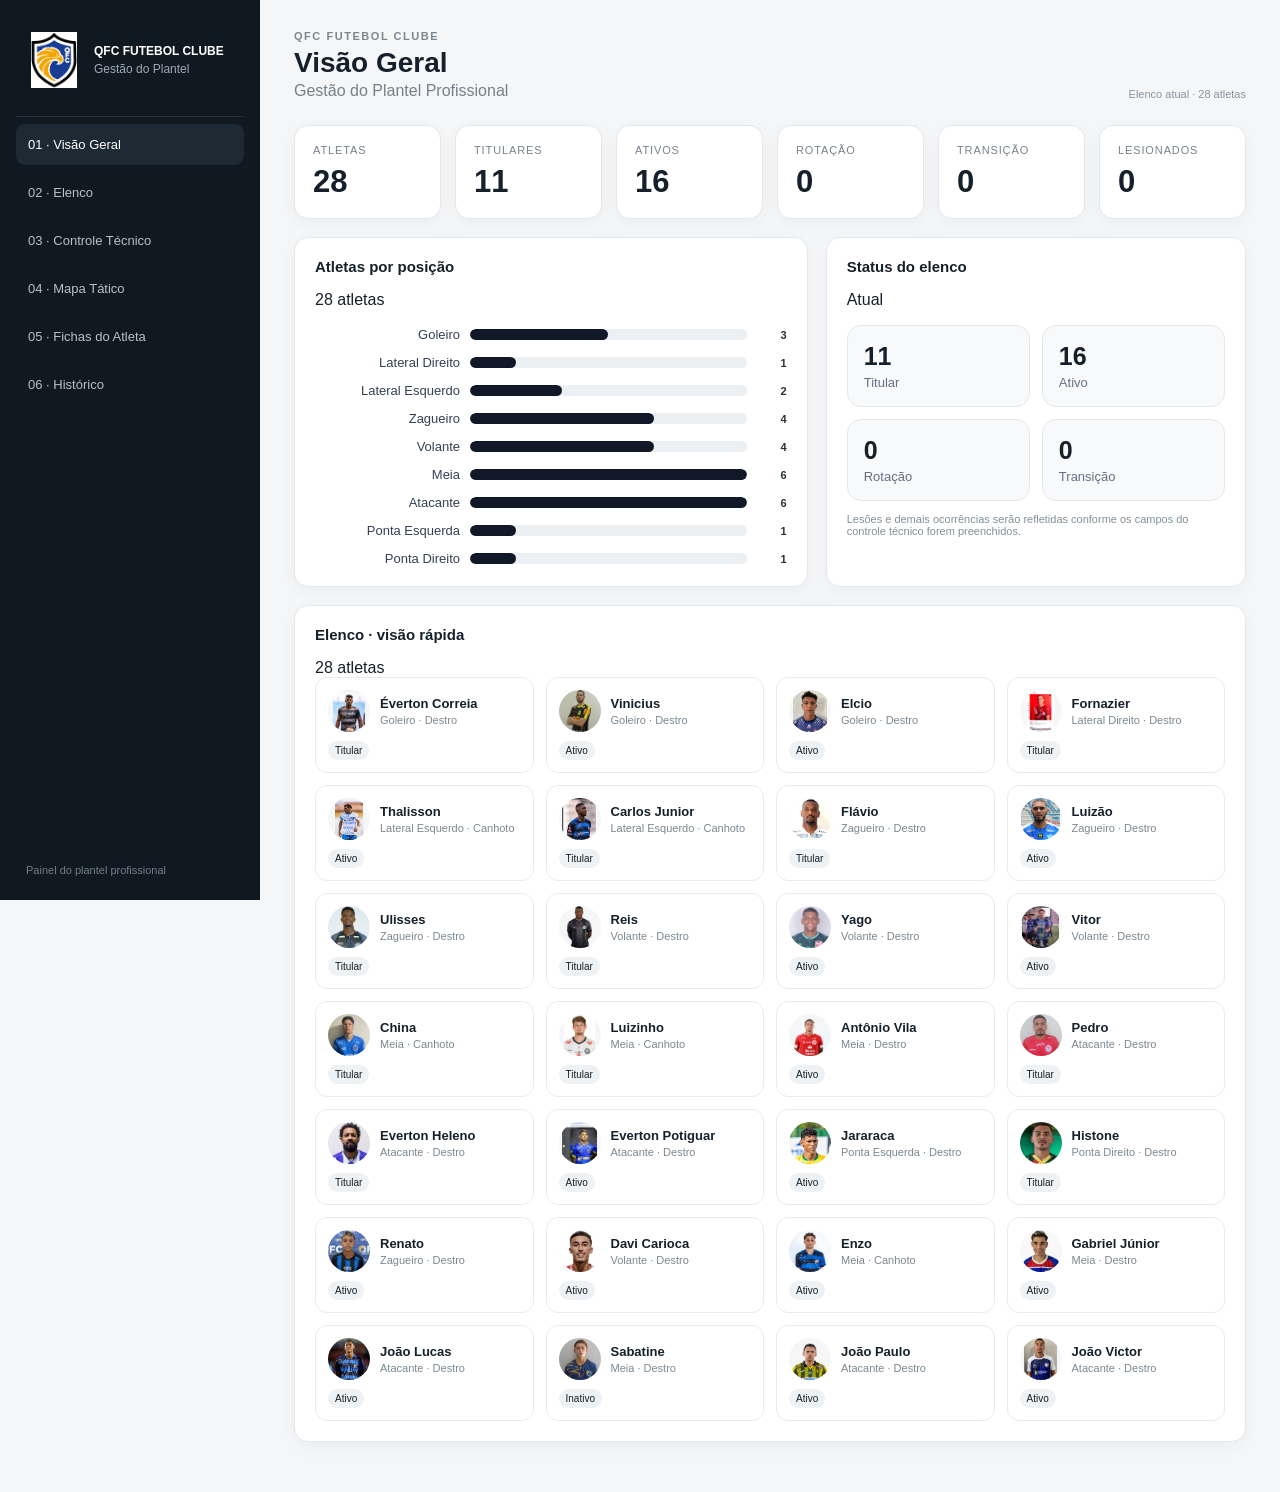
<file: index.html>
<!doctype html><html lang="pt-BR"><head><meta charset="utf-8"><meta name="viewport" content="width=device-width,initial-scale=1"><title>QFC · Gestão do Plantel</title><link rel="stylesheet" href="style.css"></head><body><div class="app"><aside class="sidebar"><div class="brand"><div class="brand-mark"><img src="fotos/logo_qfc.png" alt="QFC Futebol Clube"></div><div><strong>QFC FUTEBOL CLUBE</strong><span>Gestão do Plantel</span></div></div><nav><button class="nav-btn active" data-page="overview">01 · Visão Geral</button><button class="nav-btn" data-page="squad">02 · Elenco</button><button class="nav-btn" data-page="technical">03 · Controle Técnico</button><button class="nav-btn" data-page="tactical">04 · Mapa Tático</button><button class="nav-btn" data-page="player">05 · Fichas do Atleta</button><button class="nav-btn" data-page="history">06 · Histórico</button></nav><div class="side-note">Painel do plantel profissional</div></aside><main class="main"><header class="topbar"><div><div class="eyebrow">QFC FUTEBOL CLUBE</div><h1 id="pageTitle">Visão Geral</h1><p>Gestão do Plantel Profissional</p></div><div class="top-meta" id="topMeta">Carregando elenco...</div></header><section id="overview" class="page active"></section><section id="squad" class="page"></section><section id="technical" class="page"></section><section id="tactical" class="page"></section><section id="player" class="page"></section><section id="history" class="page"></section></main></div><script src="app.js"></script></body></html>
</file>
<file: style.css>
*{box-sizing:border-box}body{margin:0;background:#f4f6f8;color:#15202b;font-family:Inter,Segoe UI,Arial,sans-serif}.app{min-height:100vh;display:flex}.sidebar{width:260px;background:#101820;color:#fff;padding:24px 16px;position:fixed;inset:0 auto 0 0}.brand{display:flex;gap:12px;align-items:center;padding:8px 10px 28px;border-bottom:1px solid #26333e}.brand-mark{width:56px;height:56px;display:flex;align-items:center;justify-content:center;flex:0 0 56px}.brand-mark img{width:56px;height:56px;object-fit:contain;display:block}.brand strong{display:block;font-size:12px}.brand span{display:block;color:#9eabb5;font-size:12px;margin-top:4px}.nav-btn{width:100%;border:0;background:transparent;color:#b8c1c8;text-align:left;padding:13px 12px;border-radius:9px;margin-top:7px;cursor:pointer;font-size:13px}.nav-btn:hover,.nav-btn.active{background:#1d2a34;color:#fff}.side-note{position:absolute;bottom:24px;left:26px;color:#71808b;font-size:11px}.main{margin-left:260px;width:calc(100% - 260px);padding:30px 34px 50px}.topbar{display:flex;justify-content:space-between;align-items:flex-end;margin-bottom:25px}.eyebrow{font-size:11px;letter-spacing:.14em;color:#7b8791;font-weight:700}.topbar h1{margin:5px 0 3px;font-size:28px}.topbar p{margin:0;color:#74808a}.top-meta{font-size:11px;color:#89949d}.page{display:none}.page.active{display:block}.cards{display:grid;grid-template-columns:repeat(5,1fr);gap:14px;margin-bottom:18px}.card,.panel{background:#fff;border:1px solid #e3e8ec;border-radius:14px;box-shadow:0 5px 18px rgba(16,24,32,.04)}.card{padding:18px}.card .label{font-size:11px;color:#77838d;text-transform:uppercase;letter-spacing:.08em}.card .value{font-size:31px;font-weight:800;margin-top:8px}.grid2{display:grid;grid-template-columns:1.1fr .9fr;gap:18px}.panel{padding:20px}.panel h2{font-size:15px;margin:0 0 16px}.position-list{display:grid;grid-template-columns:1fr 1fr;gap:10px}.pos{display:flex;justify-content:space-between;padding:11px 12px;border:1px solid #edf0f2;border-radius:10px}.pos span:last-child{font-weight:800}.status-row{display:grid;grid-template-columns:repeat(4,1fr);gap:10px}.status{padding:16px;border-radius:11px;background:#f7f9fa}.status b{display:block;font-size:22px}.status span{font-size:11px;color:#78848e}.athletes{display:grid;grid-template-columns:repeat(4,1fr);gap:12px}.athlete{border:1px solid #e7ebee;border-radius:12px;padding:12px;background:#fff}.avatar{width:52px;height:52px;border-radius:50%;object-fit:cover;background:#e9eef1;display:block}.athlete-top{display:flex;gap:10px;align-items:center}.athlete-name{font-weight:800;font-size:13px}.muted{color:#7c8891;font-size:11px;margin-top:3px}.badge{display:inline-block;font-size:10px;padding:4px 7px;border-radius:20px;background:#eef2f4;margin-top:9px}.table-wrap{overflow:auto}.table{width:100%;border-collapse:collapse;font-size:12px}.table th,.table td{text-align:left;padding:11px 9px;border-bottom:1px solid #edf0f2;white-space:nowrap}.table th{font-size:10px;text-transform:uppercase;color:#7b8790;letter-spacing:.05em}.filterbar{display:flex;gap:10px;margin-bottom:14px;flex-wrap:wrap}.filterbar input,.filterbar select,.select-player{border:1px solid #dfe5e9;background:#fff;border-radius:9px;padding:10px 11px;font-size:12px}.field{display:flex;flex-direction:column;gap:5px}.field label{font-size:10px;color:#7b8790}.tactical{display:grid;grid-template-columns:1fr 300px;gap:18px}.pitch{background:#277b47;border-radius:16px;min-height:560px;position:relative;padding:25px;border:7px solid #1f6b3e;overflow:hidden}.pitch:before{content:"";position:absolute;inset:50% 0 auto;height:1px;background:rgba(255,255,255,.55)}.pitch:after{content:"";position:absolute;left:50%;top:50%;width:80px;height:80px;border:1px solid rgba(255,255,255,.55);border-radius:50%;transform:translate(-50%,-50%)}.player-dot{position:absolute;transform:translate(-50%,-50%);width:92px;text-align:center;color:#fff;font-size:10px;font-weight:700;z-index:2}.dot{margin:auto;width:30px;height:30px;border-radius:50%;background:#fff;color:#101820;display:grid;place-items:center;font-size:11px;border:2px solid #101820}.profile{display:grid;grid-template-columns:230px 1fr;gap:18px}.profile-photo{width:220px;height:280px;object-fit:cover;border-radius:16px;background:#e9eef1}.profile h2{margin:0;font-size:28px}.metric-grid{display:grid;grid-template-columns:repeat(5,1fr);gap:10px;margin-top:18px}.metric{padding:14px;background:#f7f9fa;border-radius:11px}.metric b{font-size:22px;display:block}.metric span{font-size:10px;color:#7c8891}.empty{padding:30px;text-align:center;color:#8a959e}.small-note{font-size:11px;color:#849099;margin-top:12px}@media(max-width:1050px){.sidebar{width:220px}.main{margin-left:220px;width:calc(100% - 220px)}.cards{grid-template-columns:repeat(3,1fr)}.athletes{grid-template-columns:repeat(3,1fr)}.grid2,.tactical,.profile{grid-template-columns:1fr}}@media(max-width:720px){.sidebar{position:static;width:100%;height:auto}.app{display:block}.main{margin:0;width:100%;padding:20px}.cards,.athletes{grid-template-columns:1fr 1fr}.topbar{display:block}.top-meta{margin-top:10px}.position-list{grid-template-columns:1fr}.metric-grid{grid-template-columns:1fr 1fr}}
/* Gráfico de atletas por posição — V2 */
.position-chart{display:flex;flex-direction:column;gap:11px}
.position-chart-row{display:grid;grid-template-columns:145px 1fr 28px;align-items:center;gap:10px}
.position-chart-label{font-size:11px;color:#42505a;text-align:right;white-space:nowrap}
.position-chart-track{height:10px;background:#edf1f4;border-radius:999px;overflow:hidden}
.position-chart-bar{height:100%;background:#3f7ee8;border-radius:999px}
.position-chart-value{font-size:11px;font-weight:800;color:#26323b}
@media(max-width:720px){.position-chart-row{grid-template-columns:110px 1fr 24px}.position-chart-label{font-size:10px}}
/* Final refinements */
.cards.six{grid-template-columns:repeat(6,1fr)}
.cards.five{grid-template-columns:repeat(5,1fr)}
.status-grid{display:grid;grid-template-columns:repeat(2,1fr);gap:12px;margin-top:16px}.status{border:1px solid #e5e7eb;border-radius:14px;padding:16px;display:flex;flex-direction:column;gap:4px}.status b{font-size:25px}.status span{color:#667085;font-size:13px}
.position-chart{display:flex;flex-direction:column;gap:13px;margin-top:18px}.position-chart-row{display:grid;grid-template-columns:145px 1fr 30px;align-items:center;gap:10px}.position-chart-label{font-size:13px;color:#344054}.position-chart-track{height:11px;background:#edf0f3;border-radius:99px;overflow:hidden}.position-chart-bar{height:100%;background:#111827;border-radius:99px}.position-chart-value{font-weight:700;text-align:right}
.result-count{font-size:12px;color:#667085;margin:14px 0 8px}.technical-table th,.technical-table td{white-space:nowrap}.technical-table .avatar{width:38px;height:38px}
.pitch{position:relative;min-height:680px;background:linear-gradient(90deg,#f5f7f9,#fff,#f5f7f9);border:1px solid #d8dde3;border-radius:18px;overflow:hidden}.pitch:before{content:"";position:absolute;inset:7%;border:2px solid #d8dde3;border-radius:4px}.pitch-line.mid{position:absolute;left:7%;right:7%;top:50%;border-top:2px solid #d8dde3}.pitch-circle{position:absolute;width:150px;height:150px;border:2px solid #d8dde3;border-radius:50%;left:50%;top:50%;transform:translate(-50%,-50%)}.goal{position:absolute;left:40%;width:20%;height:7%;border:2px solid #d8dde3}.goal.top{top:7%}.goal.bottom{bottom:7%}.player-dot{position:absolute;transform:translate(-50%,-50%);display:flex;flex-direction:column;align-items:center;z-index:2;font-size:11px;font-weight:700;white-space:nowrap}.dot-photo{width:48px;height:48px;border-radius:50%;padding:2px;background:#fff;border:2px solid #111827;box-shadow:0 3px 10px #0002}.tactical-photo{width:100%;height:100%;border-radius:50%;object-fit:cover}.player-dot span{margin-top:4px;background:#fff;padding:3px 7px;border-radius:8px;box-shadow:0 1px 5px #0001}.bench-title{font-size:12px;text-transform:uppercase;letter-spacing:.08em;font-weight:700;color:#667085;margin:20px 0 8px}.pos.compact{padding:8px 0}.profile-head{display:flex;align-items:center;gap:22px}.profile-photo{width:130px;height:130px;border-radius:18px;object-fit:cover;border:1px solid #e5e7eb}.placeholder{display:flex;align-items:center;justify-content:center;background:#eef1f4;color:#98a2b3;font-weight:700}.athlete .avatar{width:42px;height:42px}.select-player{max-width:380px}
@media(max-width:1100px){.cards.six{grid-template-columns:repeat(3,1fr)}.cards.five{grid-template-columns:repeat(3,1fr)}.grid2{grid-template-columns:1fr}.pitch{min-height:560px}}
@media(max-width:700px){.cards.six,.cards.five{grid-template-columns:repeat(2,1fr)}.position-chart-row{grid-template-columns:105px 1fr 24px}.pitch{min-height:500px}.profile-head{align-items:flex-start}.profile-photo{width:100px;height:100px}}

/* Ajustes finais de fotos e ficha do atleta */
.tech-photo{width:42px;height:52px;display:block;object-fit:contain;border-radius:7px;background:#f4f6f8;border:1px solid #e5e7eb}
.profile{display:block}
.profile-photo-frame{width:180px;height:220px;border:1px solid #e5e7eb;border-radius:16px;background:#f4f6f8;display:flex;align-items:center;justify-content:center;overflow:hidden}
.profile-photo-frame .profile-photo{width:100%;height:100%;object-fit:contain;border:0;border-radius:16px;background:transparent}
.profile-head{display:flex;align-items:center;gap:22px}
.profile-panels{width:100%}
.profile-panels .panel{min-width:0}
.obs{width:100%;margin-top:18px}
.dot-photo{overflow:hidden;display:flex;align-items:center;justify-content:center}
.tactical-photo{object-fit:contain;background:#f4f6f8}
.athlete .avatar,.table .avatar{object-fit:contain;background:#f4f6f8}

/* Histórico */
.cards.four{grid-template-columns:repeat(4,1fr)}
.history-panel{overflow:hidden}
.history-filters{margin-bottom:12px}
.history-note{font-size:12px;color:#667085;margin:0 0 14px;padding:10px 12px;background:#f7f8fa;border:1px solid #e6e9ed;border-radius:10px}
.history-table-wrap{max-height:calc(100vh - 290px);overflow:auto}
.history-table{min-width:1900px}
.history-table th{position:sticky;top:0;z-index:3;background:#f8fafc}
.history-table td{vertical-align:top}
.history-photo{width:44px;height:54px;display:block;object-fit:contain;border-radius:8px;background:#f4f6f8;border:1px solid #e5e7eb}
.history-table details{min-width:210px}
.history-table details summary{cursor:pointer;color:#344054;font-weight:700}
.history-text{white-space:normal;line-height:1.45;min-width:180px;max-width:300px}
.link-btn{display:inline-flex;align-items:center;justify-content:center;white-space:nowrap;text-decoration:none;font-weight:700;font-size:12px;padding:8px 10px;border-radius:8px;border:1px solid #d0d5dd;background:#fff;color:#101828}
.link-btn:hover{background:#f2f4f7}
.link-btn.drive{border-color:#cfd8e3}
.link-pending{font-size:12px;color:#98a2b3;white-space:nowrap}
@media(max-width:1100px){.cards.four{grid-template-columns:repeat(2,1fr)}}

/* Histórico — atletas em competição atual */
.history-table tr.current-active td {
  background: #eeeeee;
}
.history-table tr.current-active td:first-child {
  border-left: 3px solid #9b9b9b;
}
.current-active-name {
  display: inline-block;
  padding: 3px 7px;
  border-radius: 5px;
  background: #d9d9d9;
}
.card-active {
  border-top: 3px solid #9b9b9b;
}
</file>
